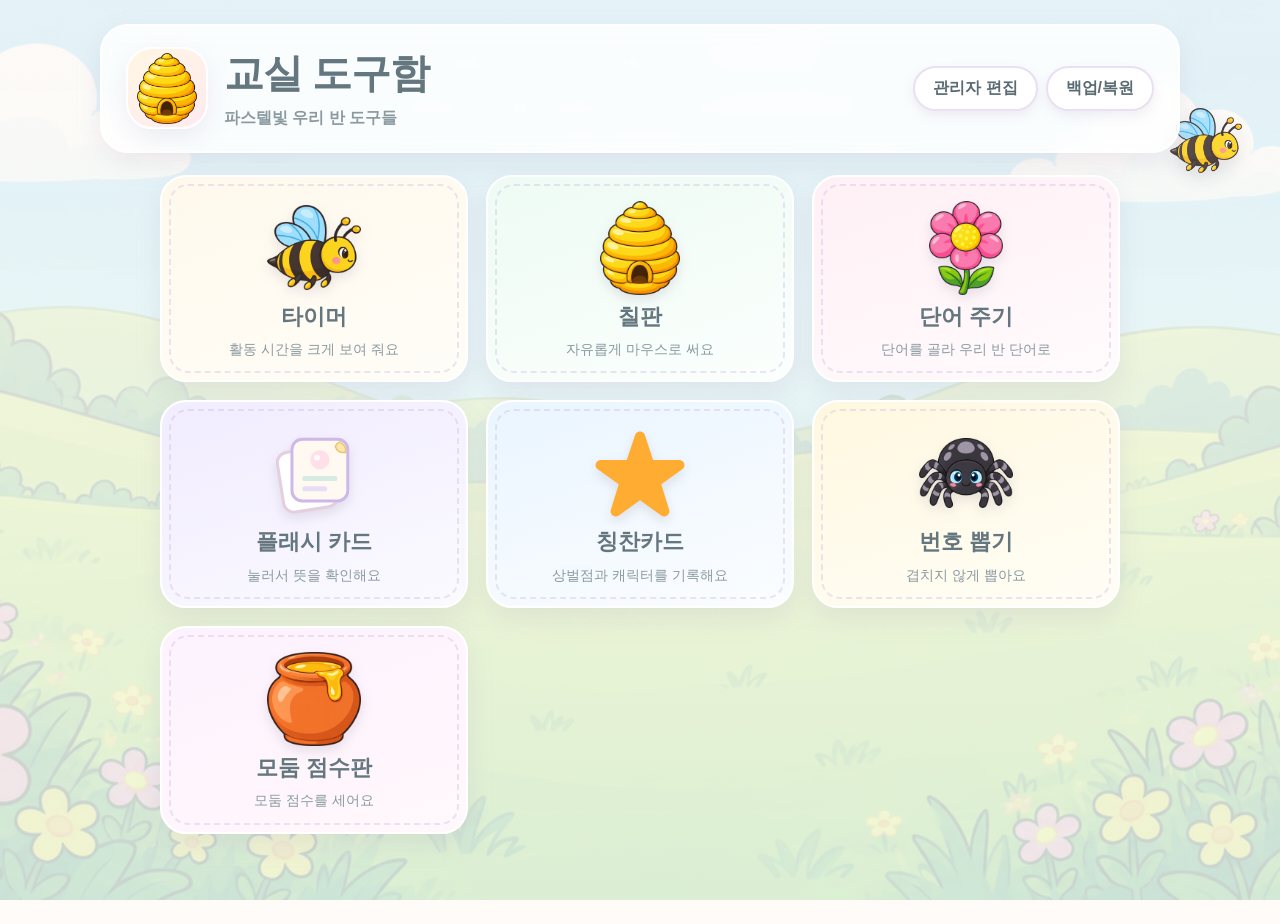
<file: index.html>
<!doctype html>
<html lang="ko">
<head>
<meta charset="utf-8">
<meta name="viewport" content="width=device-width,initial-scale=1">
<title>교실 도구함</title>
<link rel="stylesheet" href="pastel.css">
</head>
<body>
<img class="flying" src="assets/bee.png" alt="" aria-hidden="true">

<header class="site-head">
  <div class="badge"><img src="assets/hive.png" alt=""></div>
  <div class="site-title">
    <h1>교실 도구함</h1>
    <p>파스텔빛 우리 반 도구들</p>
  </div>
  <div class="head-actions">
    <button class="admin-btn" id="adminBtn" type="button">관리자 편집</button>
    <button id="backupBtn" type="button">백업/복원</button>
  </div>
</header>

<main>
  <div class="grid">
    <a class="card" href="timer.html">
      <img class="icon" src="assets/bee.png" alt="">
      <b>타이머</b>
      <span>활동 시간을 크게 보여 줘요</span>
    </a>
    <a class="card" href="board.html">
      <img class="icon" src="assets/hive.png" alt="">
      <b>칠판</b>
      <span>자유롭게 마우스로 써요</span>
    </a>
    <a class="card" href="words.html">
      <img class="icon" src="assets/flower.png" alt="">
      <b>단어 주기</b>
      <span>단어를 골라 우리 반 단어로</span>
    </a>
    <a class="card" href="flashcard.html">
      <img class="icon" src="assets/flashcard.svg" alt="">
      <b>플래시 카드</b>
      <span>눌러서 뜻을 확인해요</span>
    </a>
    <a class="card" href="praise.html">
      <img class="icon" src="assets/badges/star.svg" alt="">
      <b>칭찬카드</b>
      <span>상벌점과 캐릭터를 기록해요</span>
    </a>
    <a class="card" href="picker.html">
      <img class="icon" src="assets/spider.png" alt="">
      <b>번호 뽑기</b>
      <span>겹치지 않게 뽑아요</span>
    </a>
    <a class="card" href="score.html">
      <img class="icon" src="assets/honey.png" alt="">
      <b>모둠 점수판</b>
      <span>모둠 점수를 세어요</span>
    </a>
  </div>
</main>

<div class="modal" id="adminModal" hidden>
  <div class="modal-box" role="dialog" aria-modal="true" aria-labelledby="adminHead">
    <h2 id="adminHead">관리자 편집</h2>
    <label class="field">사이트 제목
      <input id="editTitle" maxlength="40">
    </label>
    <label class="field">소개 문구
      <input id="editSub" maxlength="80">
    </label>
    <div id="editCards"></div>
    <div class="row modal-actions">
      <button class="main" id="saveSite" type="button">저장</button>
      <button id="resetSite" type="button">기본값</button>
      <button id="changePin" type="button">PIN 변경</button>
      <button id="closeAdmin" type="button">닫기</button>
    </div>
    <p class="modal-hint">수정 내용은 이 브라우저에만 저장됩니다.</p>
  </div>
</div>

<div class="modal" id="pinModal" hidden>
  <div class="modal-box" role="dialog" aria-modal="true" aria-labelledby="pinHead">
    <h2 id="pinHead">교사 인증</h2>
    <p id="pinMsg" class="backup-info"></p>
    <label class="field" id="pinCurrentWrap">교사 PIN
      <input id="pinCurrent" type="password" inputmode="numeric" autocomplete="current-password" maxlength="12">
    </label>
    <label class="field" id="pinNewWrap" hidden>새 PIN
      <input id="pinNew" type="password" inputmode="numeric" autocomplete="new-password" maxlength="12">
    </label>
    <label class="field" id="pinConfirmWrap" hidden>새 PIN 확인
      <input id="pinConfirm" type="password" inputmode="numeric" autocomplete="new-password" maxlength="12">
    </label>
    <p id="pinError" class="pin-error" role="alert"></p>
    <div class="row modal-actions">
      <button class="main" id="pinSubmit" type="button">확인</button>
      <button id="closePin" type="button">닫기</button>
    </div>
  </div>
</div>

<div class="modal" id="backupModal" hidden>
  <div class="modal-box" role="dialog" aria-modal="true" aria-labelledby="backupHead">
    <h2 id="backupHead">백업 / 복원</h2>
    <p class="backup-info">관리자 편집 내용, 교사 PIN 설정, 칭찬카드 점수와 캐릭터, 단어 목록, 모둠 점수를 한 파일로 저장하고 다른 컴퓨터에서 불러올 수 있어요.</p>
    <p class="modal-hint" style="text-align:left">불러오면 이 브라우저의 기록이 백업 파일 내용으로 바뀝니다.</p>
    <div class="row modal-actions">
      <button class="main" id="exportBtn" type="button">백업 파일 내려받기</button>
      <button id="importBtn" type="button">백업 파일 불러오기</button>
      <button id="closeBackup" type="button">닫기</button>
    </div>
    <p id="backupStatus" class="backup-status" role="status"></p>
    <input type="file" id="backupFile" accept="application/json,.json" hidden>
  </div>
</div>

<script>
(function () {
  const KEY = 'class-tools-site-v1';
  const titleEl = document.querySelector('.site-head h1');
  const subEl = document.querySelector('.site-head p');
  const cards = Array.from(document.querySelectorAll('.card'));
  const modal = document.getElementById('adminModal');
  const editCards = document.getElementById('editCards');

  const DEFAULT = {
    title: titleEl.textContent,
    sub: subEl.textContent,
    cards: cards.map(c => ({
      t: c.querySelector('b').textContent,
      d: c.querySelector('span').textContent
    }))
  };

  function applySite(site) {
    if (site.title) titleEl.textContent = site.title;
    if (site.sub) subEl.textContent = site.sub;
    if (Array.isArray(site.cards)) {
      cards.forEach((c, i) => {
        const item = site.cards[i];
        if (!item) return;
        if (item.t) c.querySelector('b').textContent = item.t;
        if (item.d) c.querySelector('span').textContent = item.d;
      });
    }
  }

  function currentSite() {
    return {
      title: titleEl.textContent,
      sub: subEl.textContent,
      cards: cards.map(c => ({
        t: c.querySelector('b').textContent,
        d: c.querySelector('span').textContent
      }))
    };
  }

  function buildFields(site) {
    editCards.innerHTML = '';
    site.cards.forEach((item, i) => {
      const wrap = document.createElement('div');
      wrap.className = 'edit-card';

      const head = document.createElement('b');
      head.textContent = (i + 1) + '번 카드';

      const titleLabel = document.createElement('label');
      titleLabel.className = 'field';
      titleLabel.textContent = '제목';
      const titleInput = document.createElement('input');
      titleInput.value = item.t;
      titleInput.maxLength = 30;
      titleInput.dataset.i = i;
      titleInput.dataset.f = 't';
      titleLabel.append(titleInput);

      const descLabel = document.createElement('label');
      descLabel.className = 'field';
      descLabel.textContent = '내용';
      const descInput = document.createElement('input');
      descInput.value = item.d;
      descInput.maxLength = 60;
      descInput.dataset.i = i;
      descInput.dataset.f = 'd';
      descLabel.append(descInput);

      wrap.append(head, titleLabel, descLabel);
      editCards.append(wrap);
    });
  }

  function openAdmin() {
    const site = currentSite();
    document.getElementById('editTitle').value = site.title;
    document.getElementById('editSub').value = site.sub;
    buildFields(site);
    modal.hidden = false;
    document.getElementById('editTitle').focus();
  }

  function closeAdmin() {
    modal.hidden = true;
  }

  function saveSite() {
    const site = {
      title: document.getElementById('editTitle').value.trim() || DEFAULT.title,
      sub: document.getElementById('editSub').value.trim() || DEFAULT.sub,
      cards: cards.map((_, i) => ({ t: DEFAULT.cards[i].t, d: DEFAULT.cards[i].d }))
    };
    editCards.querySelectorAll('input').forEach(input => {
      const i = Number(input.dataset.i);
      site.cards[i][input.dataset.f] = input.value.trim() || site.cards[i][input.dataset.f];
    });
    applySite(site);
    try { localStorage.setItem(KEY, JSON.stringify(site)); } catch (e) {}
    closeAdmin();
  }

  document.getElementById('closeAdmin').onclick = closeAdmin;
  document.getElementById('saveSite').onclick = saveSite;
  document.getElementById('resetSite').onclick = () => {
    try { localStorage.removeItem(KEY); } catch (e) {}
    applySite(DEFAULT);
    closeAdmin();
  };
  modal.addEventListener('click', e => { if (e.target === modal) closeAdmin(); });
  document.addEventListener('keydown', e => {
    if (e.key === 'Escape' && !modal.hidden) closeAdmin();
  });

  const TEACHER_KEY = 'class-tools-teacher-v1';
  const pinModal = document.getElementById('pinModal');
  const pinMsg = document.getElementById('pinMsg');
  const pinError = document.getElementById('pinError');
  const pinCurrentWrap = document.getElementById('pinCurrentWrap');
  const pinNewWrap = document.getElementById('pinNewWrap');
  const pinConfirmWrap = document.getElementById('pinConfirmWrap');
  const pinCurrent = document.getElementById('pinCurrent');
  const pinNew = document.getElementById('pinNew');
  const pinConfirm = document.getElementById('pinConfirm');
  const pinSubmit = document.getElementById('pinSubmit');
  let pinMode = 'verify';

  function getTeacher() {
    try { return JSON.parse(localStorage.getItem(TEACHER_KEY)); } catch (e) { return null; }
  }
  function toB64(bytes) {
    return btoa(String.fromCharCode.apply(null, bytes));
  }
  function fromB64(s) {
    return Uint8Array.from(atob(s), c => c.charCodeAt(0));
  }
  async function hashPin(pin, salt, iter) {
    const key = await crypto.subtle.importKey('raw', new TextEncoder().encode(pin), 'PBKDF2', false, ['deriveBits']);
    const bits = await crypto.subtle.deriveBits({ name: 'PBKDF2', salt: fromB64(salt), iterations: iter, hash: 'SHA-256' }, key, 256);
    return toB64(new Uint8Array(bits));
  }
  async function savePin(pin) {
    const salt = new Uint8Array(16);
    crypto.getRandomValues(salt);
    const iter = 120000;
    const hash = await hashPin(pin, toB64(salt), iter);
    localStorage.setItem(TEACHER_KEY, JSON.stringify({ salt: toB64(salt), hash, iter }));
  }
  async function verifyPin(pin) {
    const t = getTeacher();
    if (!t) return false;
    return await hashPin(pin, t.salt, t.iter) === t.hash;
  }

  function openPin(mode) {
    pinMode = mode;
    pinError.textContent = '';
    pinCurrent.value = '';
    pinNew.value = '';
    pinConfirm.value = '';
    const needCurrent = mode !== 'set';
    const needNew = mode !== 'verify';
    pinCurrentWrap.hidden = !needCurrent;
    pinNewWrap.hidden = !needNew;
    pinConfirmWrap.hidden = !needNew;
    document.getElementById('pinHead').textContent = mode === 'set' ? '교사 PIN 만들기' : '교사 인증';
    pinMsg.textContent = mode === 'set'
      ? '처음 사용하는 교사 PIN을 만들어 주세요. 숫자 4자리 이상으로 정해 주세요.'
      : mode === 'change'
        ? '현재 PIN을 확인한 뒤 새 PIN으로 바꿀 수 있어요.'
        : '관리자 편집을 열려면 교사 PIN을 입력해 주세요.';
    pinSubmit.textContent = mode === 'set' ? '저장' : '확인';
    pinModal.hidden = false;
    (needCurrent ? pinCurrent : pinNew).focus();
  }

  function closePin() {
    pinModal.hidden = true;
  }

  async function submitPin() {
    pinError.textContent = '';
    const current = pinCurrent.value.trim();
    const next = pinNew.value.trim();
    const confirm = pinConfirm.value.trim();
    try {
      if (pinMode !== 'set') {
        const ok = await verifyPin(current);
        if (!ok) {
          pinError.textContent = 'PIN이 맞지 않아요.';
          pinCurrent.select();
          return;
        }
      }
      if (pinMode !== 'verify') {
        if (!/^\d{4,12}$/.test(next)) {
          pinError.textContent = '숫자 4~12자리로 정해 주세요.';
          pinNew.focus();
          return;
        }
        if (next !== confirm) {
          pinError.textContent = '새 PIN이 서로 달라요.';
          pinConfirm.focus();
          return;
        }
        await savePin(next);
      }
      closePin();
      if (pinMode !== 'change') openAdmin();
    } catch (e) {
      pinError.textContent = '이 브라우저에서는 교사 인증을 사용할 수 없어요.';
    }
  }

  pinSubmit.onclick = submitPin;
  document.getElementById('closePin').onclick = closePin;
  document.getElementById('changePin').onclick = () => openPin('change');
  pinModal.addEventListener('click', e => { if (e.target === pinModal) closePin(); });
  pinModal.addEventListener('keydown', e => {
    if (e.key === 'Enter' && e.target.tagName === 'INPUT') {
      e.preventDefault();
      submitPin();
    }
  });
  document.getElementById('adminBtn').onclick = () => {
    if (getTeacher()) openPin('verify');
    else openPin('set');
  };

  const BACKUP_KEYS = [
    'class-tools-teacher-v1',
    'class-tools-site-v1',
    'class-tools-praise-v1',
    'class-tools-words',
    'class-tools-score'
  ];
  const backupModal = document.getElementById('backupModal');
  const backupFile = document.getElementById('backupFile');
  const backupStatus = document.getElementById('backupStatus');

  function closeBackup() {
    backupModal.hidden = true;
  }

  document.getElementById('backupBtn').onclick = () => {
    backupStatus.textContent = '';
    backupModal.hidden = false;
  };
  document.getElementById('closeBackup').onclick = closeBackup;
  backupModal.addEventListener('click', e => {
    if (e.target === backupModal) closeBackup();
  });
  document.addEventListener('keydown', e => {
    if (e.key === 'Escape' && !backupModal.hidden) closeBackup();
  });

  document.getElementById('exportBtn').onclick = () => {
    const data = {};
    BACKUP_KEYS.forEach(k => {
      const v = localStorage.getItem(k);
      if (v !== null) data[k] = v;
    });
    const payload = { app: 'class-tools', version: 1, exportedAt: new Date().toISOString(), data };
    const blob = new Blob([JSON.stringify(payload, null, 2)], { type: 'application/json' });
    const url = URL.createObjectURL(blob);
    const a = document.createElement('a');
    const d = new Date();
    const stamp = d.getFullYear() + '-' + String(d.getMonth() + 1).padStart(2, '0') + '-' + String(d.getDate()).padStart(2, '0');
    a.href = url;
    a.download = 'class-tools-backup-' + stamp + '.json';
    document.body.append(a);
    a.click();
    a.remove();
    setTimeout(() => URL.revokeObjectURL(url), 1000);
    backupStatus.textContent = '백업 파일을 내려받았어요.';
  };

  document.getElementById('importBtn').onclick = () => backupFile.click();
  backupFile.onchange = async () => {
    const file = backupFile.files && backupFile.files[0];
    if (!file) return;
    try {
      const payload = JSON.parse(await file.text());
      if (!payload || payload.app !== 'class-tools' || !payload.data || typeof payload.data !== 'object') {
        throw new Error('bad backup');
      }
      BACKUP_KEYS.forEach(k => {
        const v = payload.data[k];
        if (typeof v === 'string') localStorage.setItem(k, v);
      });
      backupStatus.textContent = '복원 완료! 페이지를 새로 고칩니다.';
      setTimeout(() => location.reload(), 700);
    } catch (e) {
      backupStatus.textContent = '올바른 백업 파일이 아니에요.';
    }
    backupFile.value = '';
  };

  try {
    const saved = JSON.parse(localStorage.getItem(KEY));
    if (saved) applySite(saved);
  } catch (e) {}
})();
</script>
</body>
</html>
</file>
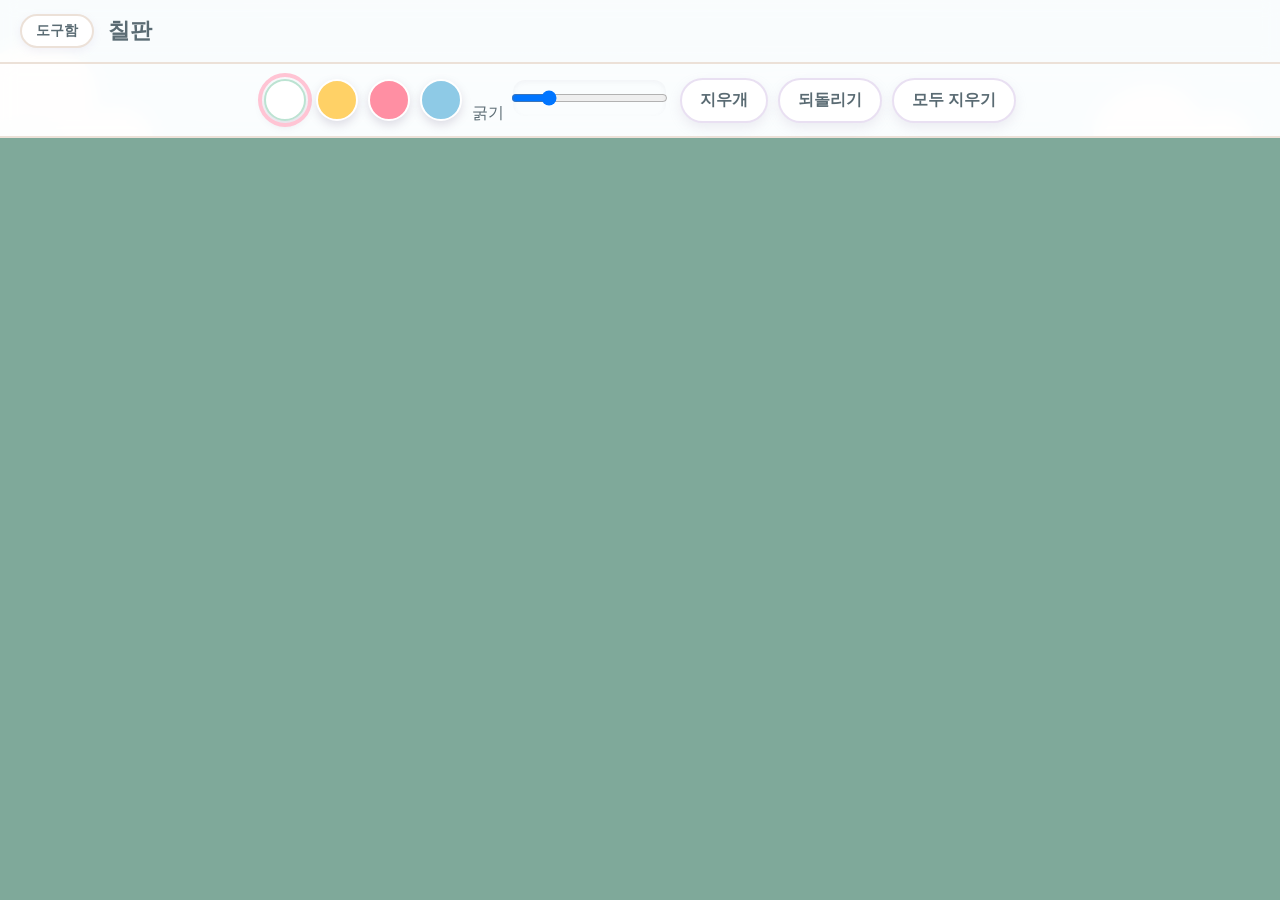
<file: board.html>
<!doctype html>
<html lang="ko">
<head>
<meta charset="utf-8">
<meta name="viewport" content="width=device-width,initial-scale=1">
<title>칠판</title>
<style>
*{box-sizing:border-box}body{margin:0;font-family:"Malgun Gothic","Apple SD Gothic Neo",sans-serif;background:#f6f3ea;color:#23302b}header{display:flex;align-items:center;gap:14px;padding:14px 20px;background:#23302b;color:#fff}header a{color:#fff;text-decoration:none;font-size:15px;border:1px solid #fff8;border-radius:8px;padding:6px 10px}h1{font-size:22px;margin:0}main{max-width:1000px;margin:0 auto;padding:20px}button,input,select,textarea{font:inherit}button{border:0;border-radius:10px;padding:12px 18px;background:#fff;color:#23302b;box-shadow:inset 0 0 0 2px #23302b;cursor:pointer;font-weight:700}button.main{background:#e4572e;color:#fff;box-shadow:none}button:disabled{opacity:.4;cursor:default}input,textarea{border:2px solid #23302b;border-radius:10px;padding:10px;background:#fff}.row{display:flex;flex-wrap:wrap;gap:10px;align-items:center}
html,body{height:100%}body{display:flex;flex-direction:column}.tools{padding:10px 14px;background:#fff}button.on{background:#23302b;color:#fff}.c{width:42px;height:42px;padding:0;border-radius:50%}.c.on{outline:4px solid #e4572e}canvas{flex:1;min-height:0;width:100%;touch-action:none;display:block;cursor:crosshair}
</style>
<link rel="stylesheet" href="pastel.css">
</head>
<body class="board-page">
<header><a href="index.html">도구함</a><h1>칠판</h1></header>
<div class="tools row"><button class="c on" data-c="#ffffff" style="background:#fff" aria-label="흰색"></button><button class="c" data-c="#ffd166" style="background:#ffd166" aria-label="노란색"></button><button class="c" data-c="#ff8fa3" style="background:#ff8fa3" aria-label="분홍색"></button><button class="c" data-c="#8ecae6" style="background:#8ecae6" aria-label="파란색"></button><label>굵기 <input id="w" type="range" min="2" max="30" value="6"></label><button id="er">지우개</button><button id="undo">되돌리기</button><button id="clear">모두 지우기</button></div>
<canvas id="b"></canvas>
<script>
const cv = document.getElementById('b'), x = cv.getContext('2d'), BG = '#7fa99a';
let strokes = [], cur = null, color = '#ffffff', eraser = false;
function line(s) {
  x.strokeStyle = s.c; x.lineWidth = s.w; x.lineCap = x.lineJoin = 'round';
  x.beginPath();
  s.p.forEach((q, i) => i ? x.lineTo(q[0], q[1]) : x.moveTo(q[0], q[1]));
  if (s.p.length === 1) x.lineTo(s.p[0][0] + .01, s.p[0][1]);
  x.stroke();
}
function draw() {
  x.setTransform(devicePixelRatio, 0, 0, devicePixelRatio, 0, 0);
  x.fillStyle = BG; x.fillRect(0, 0, cv.clientWidth, cv.clientHeight);
  strokes.forEach(line);
}
function size() { cv.width = cv.clientWidth * devicePixelRatio; cv.height = cv.clientHeight * devicePixelRatio; draw(); }
const pos = e => { const r = cv.getBoundingClientRect(); return [e.clientX - r.left, e.clientY - r.top]; };
cv.onpointerdown = e => {
  cv.setPointerCapture(e.pointerId);
  const w = +document.getElementById('w').value;
  cur = { c: eraser ? BG : color, w: eraser ? w * 4 : w, p: [pos(e)] };
  strokes.push(cur); draw();
};
cv.onpointermove = e => { if (cur) { cur.p.push(pos(e)); draw(); } };
cv.onpointerup = cv.onpointercancel = () => cur = null;
document.querySelectorAll('.c').forEach(b => b.onclick = () => {
  color = b.dataset.c; eraser = false;
  document.getElementById('er').classList.remove('on');
  document.querySelectorAll('.c').forEach(o => o.classList.toggle('on', o === b));
});
document.getElementById('er').onclick = e => { eraser = !eraser; e.target.classList.toggle('on', eraser); };
document.getElementById('undo').onclick = () => { strokes.pop(); draw(); };
document.getElementById('clear').onclick = () => { strokes = []; draw(); };
addEventListener('resize', size);
size();
</script>
</body>
</html>
</file>
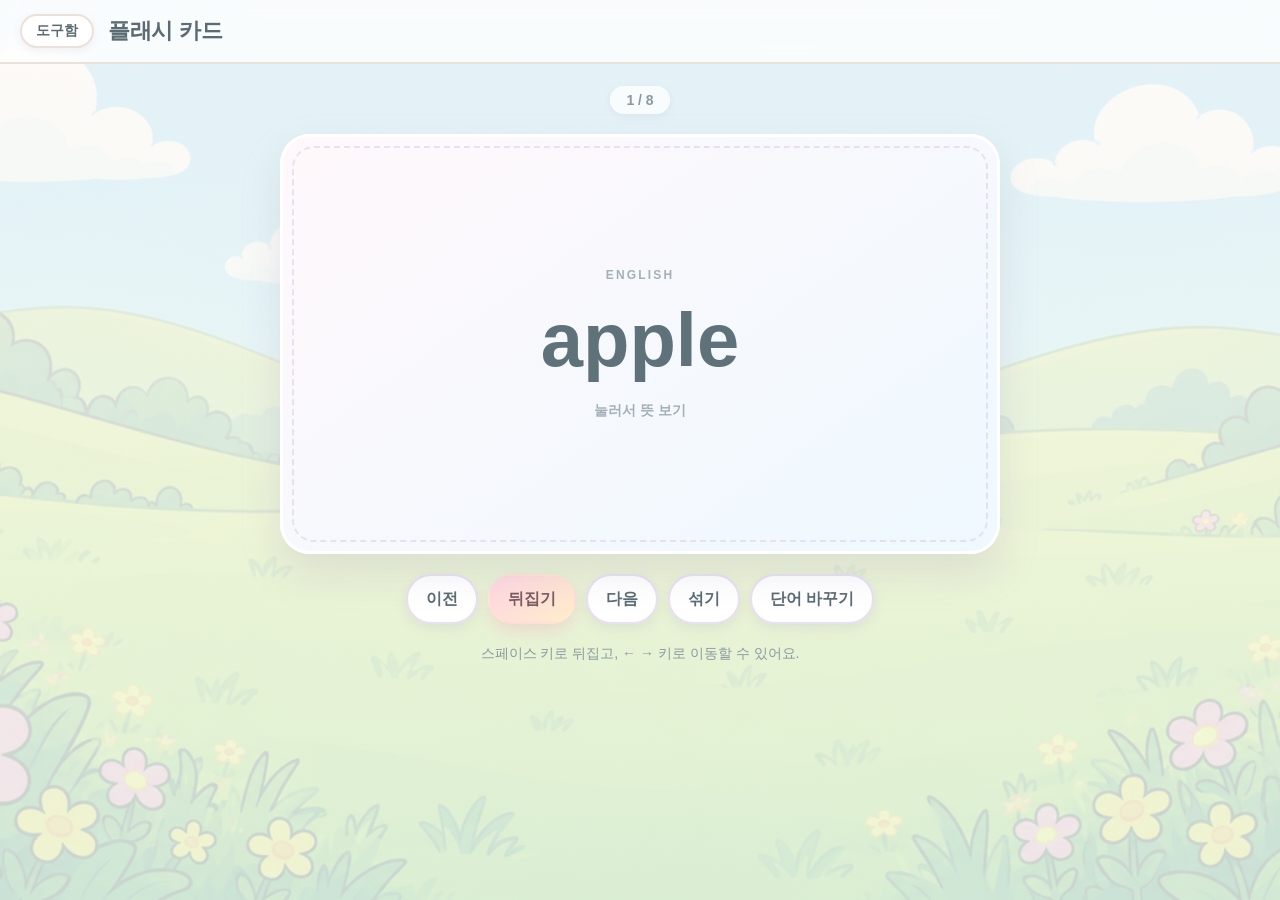
<file: flashcard.html>
<!doctype html>
<html lang="ko">
<head>
<meta charset="utf-8">
<meta name="viewport" content="width=device-width,initial-scale=1">
<title>플래시 카드</title>
<link rel="stylesheet" href="pastel.css">
</head>
<body>
<header><a href="index.html">도구함</a><h1>플래시 카드</h1></header>
<main>
<div class="fc-wrap">
  <div class="fc-progress" id="progress" aria-live="polite">0 / 0</div>
  <div class="flash" id="flash" role="button" tabindex="0" aria-label="카드를 눌러 뜻을 확인해요">
    <div class="inner">
      <div class="face front">
        <span class="tag">ENGLISH</span>
        <div class="word" id="front">단어를 불러오는 중…</div>
        <div class="hint">눌러서 뜻 보기</div>
      </div>
      <div class="face back">
        <span class="tag">뜻</span>
        <div class="word" id="back"></div>
        <div class="hint">다시 눌러 단어 보기</div>
      </div>
    </div>
  </div>
  <p class="row fc-bar"><button id="prev">이전</button><button class="main" id="flip">뒤집기</button><button id="next">다음</button><button id="shuffle">섞기</button><a href="words.html"><button type="button">단어 바꾸기</button></a></p>
  <p style="color:#8a9aa0;font-size:14px">스페이스 키로 뒤집고, ← → 키로 이동할 수 있어요.</p>
</div>
</main>
<script>
const $ = i => document.getElementById(i), KEY = 'class-tools-words';
const SAMPLE = 'apple 사과\nschool 학교\nfriend 친구\nbook 책\nwater 물\nhappy 행복한\nrun 달리다\nthank you 고맙습니다';
let items = [], order = [], pos = 0, flipped = false;

function load() { try { return localStorage.getItem(KEY) || SAMPLE; } catch (e) { return SAMPLE; } }
function parse(t) {
  return t.split('\n').map(l => l.trim()).filter(Boolean).map(l => {
    const m = l.match(/^([\x20-\x7e]+?)\s+([^\x20-\x7e].*)$/);
    return m ? { en: m[1], ko: m[2] } : { en: l, ko: '' };
  });
}

function render() {
  const card = $('flash');
  card.classList.remove('flipped');
  flipped = false;
  if (!items.length) {
    $('front').textContent = '단어가 없어요';
    $('back').textContent = '단어 바꾸기에서 추가해 주세요';
    $('progress').textContent = '0 / 0';
    return;
  }
  const it = items[order[pos]];
  $('front').textContent = it.en;
  $('back').textContent = it.ko || '뜻이 없어요';
  $('progress').textContent = (pos + 1) + ' / ' + items.length;
}

function flip() {
  if (!items.length) return;
  flipped = !flipped;
  $('flash').classList.toggle('flipped', flipped);
}

function go(step) {
  if (!items.length) return;
  pos = (pos + step + items.length) % items.length;
  render();
}

function shuffle() {
  for (let i = order.length - 1; i > 0; i--) {
    const j = Math.floor(Math.random() * (i + 1));
    [order[i], order[j]] = [order[j], order[i]];
  }
  pos = 0;
  render();
}

$('flash').onclick = flip;
$('flip').onclick = flip;
$('prev').onclick = () => go(-1);
$('next').onclick = () => go(1);
$('shuffle').onclick = shuffle;

document.addEventListener('keydown', e => {
  if (e.key === ' ' || e.key === 'Enter') { e.preventDefault(); flip(); }
  else if (e.key === 'ArrowLeft') { e.preventDefault(); go(-1); }
  else if (e.key === 'ArrowRight') { e.preventDefault(); go(1); }
});

items = parse(load());
order = items.map((_, i) => i);
render();
</script>
</body>
</html>
</file>
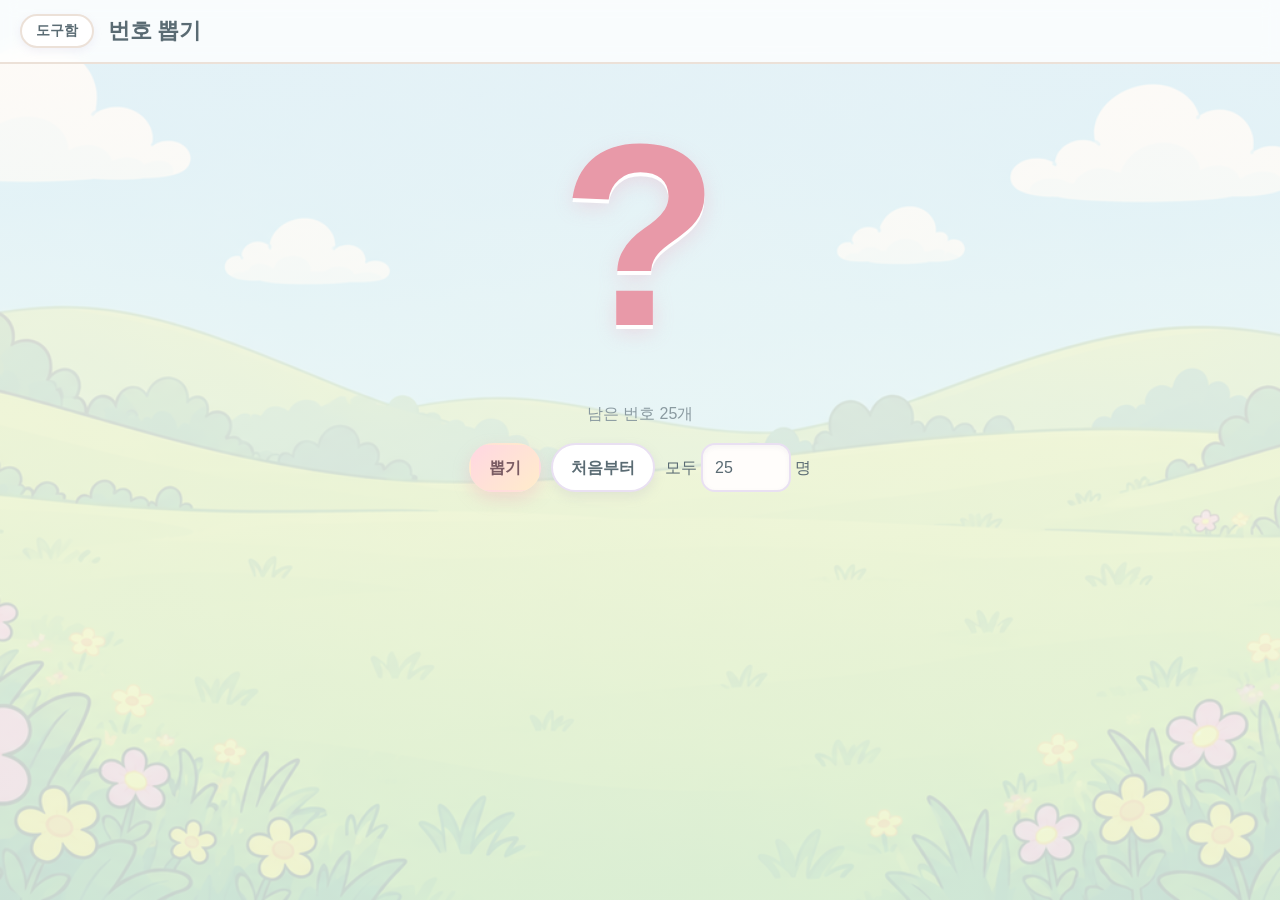
<file: picker.html>
<!doctype html>
<html lang="ko">
<head>
<meta charset="utf-8">
<meta name="viewport" content="width=device-width,initial-scale=1">
<title>번호 뽑기</title>
<style>
*{box-sizing:border-box}body{margin:0;font-family:"Malgun Gothic","Apple SD Gothic Neo",sans-serif;background:#f6f3ea;color:#23302b}header{display:flex;align-items:center;gap:14px;padding:14px 20px;background:#23302b;color:#fff}header a{color:#fff;text-decoration:none;font-size:15px;border:1px solid #fff8;border-radius:8px;padding:6px 10px}h1{font-size:22px;margin:0}main{max-width:1000px;margin:0 auto;padding:20px}button,input,select,textarea{font:inherit}button{border:0;border-radius:10px;padding:12px 18px;background:#fff;color:#23302b;box-shadow:inset 0 0 0 2px #23302b;cursor:pointer;font-weight:700}button.main{background:#e4572e;color:#fff;box-shadow:none}button:disabled{opacity:.4;cursor:default}input,textarea{border:2px solid #23302b;border-radius:10px;padding:10px;background:#fff}.row{display:flex;flex-wrap:wrap;gap:10px;align-items:center}
#n{font-size:min(36vw,260px);font-weight:800;text-align:center;line-height:1.15;color:#e4572e;font-variant-numeric:tabular-nums}.row{justify-content:center}#count{width:90px}#used{text-align:center;font-size:20px;min-height:30px}#left{text-align:center}
</style>
<link rel="stylesheet" href="pastel.css">
</head>
<body>
<header><a href="index.html">도구함</a><h1>번호 뽑기</h1></header>
<main>
<div id="n" aria-live="polite">?</div>
<p id="left"></p>
<p class="row"><button class="main" id="go">뽑기</button><button id="reset">처음부터</button><label>모두 <input id="count" type="number" min="2" max="60" value="25"> 명</label></p>
<p id="used"></p>
</main>
<script>
const $ = i => document.getElementById(i);
let pool = [], used = [], busy = false;
function reset() {
  const c = Math.max(2, Math.min(60, +$('count').value || 2));
  $('count').value = c;
  pool = Array.from({ length: c }, (_, i) => i + 1); used = [];
  $('n').textContent = '?'; show();
}
function show() {
  $('used').textContent = used.length ? '뽑힌 번호: ' + used.join(', ') : '';
  $('left').textContent = '남은 번호 ' + pool.length + '개';
  $('go').disabled = busy || !pool.length;
  $('go').textContent = pool.length ? '뽑기' : '다 뽑았어요';
}
$('go').onclick = () => {
  if (busy || !pool.length) return;
  busy = true; show();
  let t = 0;
  const r = setInterval(() => {
    $('n').textContent = pool[Math.floor(Math.random() * pool.length)];
    if (++t >= 14) {
      clearInterval(r);
      const v = pool.splice(Math.floor(Math.random() * pool.length), 1)[0];
      used.push(v); $('n').textContent = v; busy = false; show();
    }
  }, 60);
};
$('reset').onclick = () => { if (!busy) reset(); };
$('count').onchange = () => { if (!busy) reset(); };
reset();
</script>
</body>
</html>
</file>
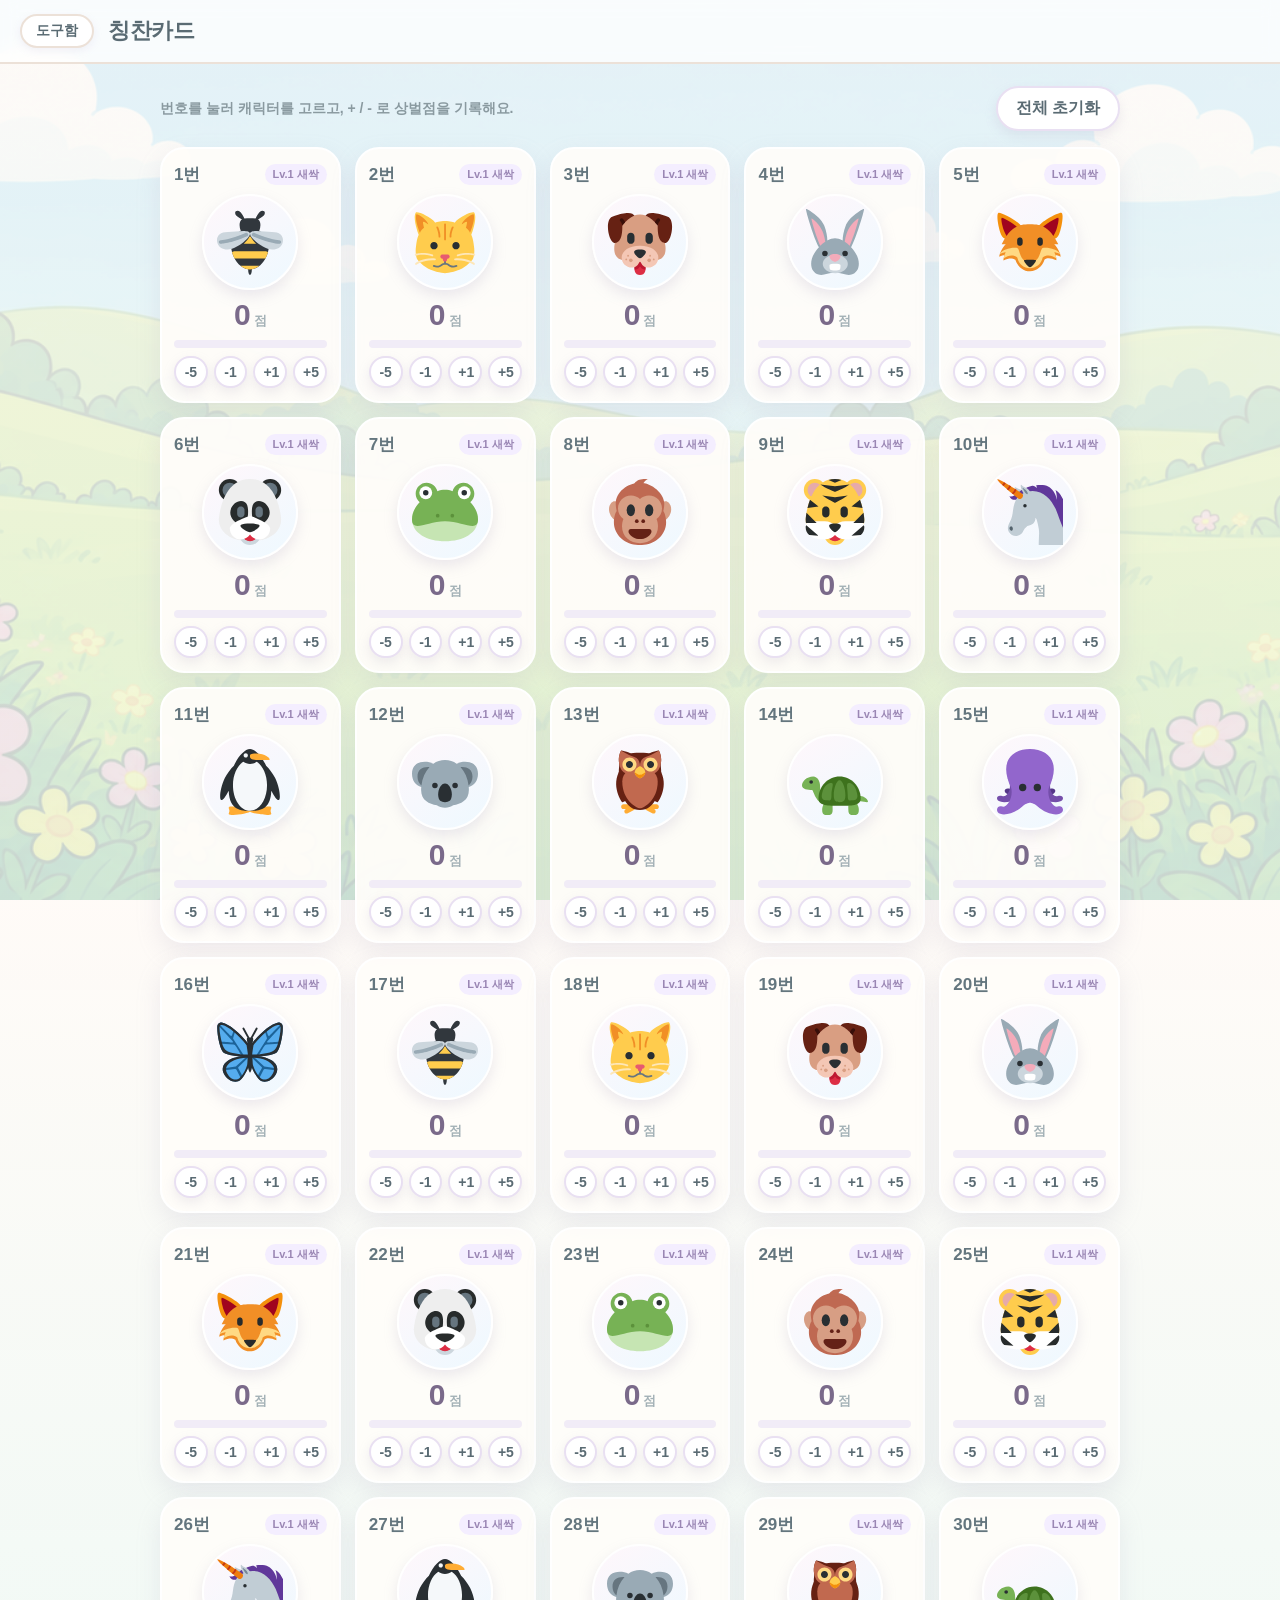
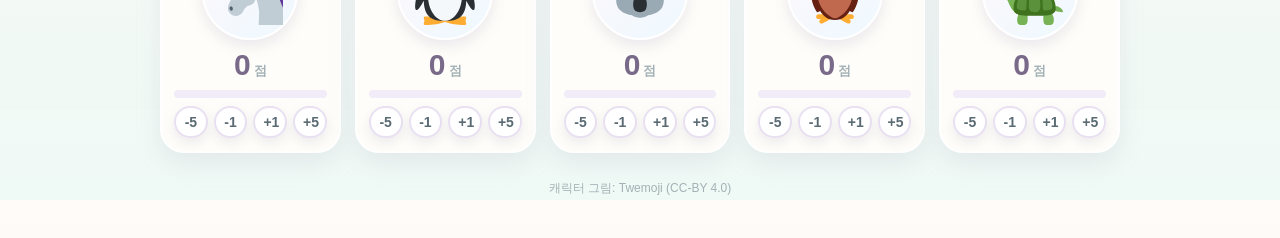
<file: praise.html>
<!doctype html>
<html lang="ko">
<head>
<meta charset="utf-8">
<meta name="viewport" content="width=device-width,initial-scale=1">
<title>칭찬카드</title>
<link rel="stylesheet" href="pastel.css">
</head>
<body>
<header><a href="index.html">도구함</a><h1>칭찬카드</h1></header>
<main>
  <div class="praise-toolbar row">
    <p class="hint">번호를 눌러 캐릭터를 고르고, + / - 로 상벌점을 기록해요.</p>
    <button id="resetAll" type="button">전체 초기화</button>
  </div>
  <div id="praiseGrid" class="praise-grid" aria-live="polite"></div>
  <p class="credit">캐릭터 그림: Twemoji (CC-BY 4.0)</p>
</main>

<div class="modal" id="charModal" hidden>
  <div class="modal-box" role="dialog" aria-modal="true" aria-labelledby="charHead">
    <h2 id="charHead">캐릭터 고르기</h2>
    <p id="charWho" style="margin:0;color:#8a9aa0;font-weight:700"></p>
    <div id="charChoices" class="char-grid"></div>
    <div class="row modal-actions">
      <button id="closeChar" type="button">닫기</button>
    </div>
  </div>
</div>

<script>
const $ = s => document.querySelector(s);
const KEY = 'class-tools-praise-v1';
const MAX = 999;
const CHARS = [
  { k: 'bee', n: '꿀벌' },
  { k: 'cat', n: '고양이' },
  { k: 'dog', n: '강아지' },
  { k: 'rabbit', n: '토끼' },
  { k: 'fox', n: '여우' },
  { k: 'panda', n: '판다' },
  { k: 'frog', n: '개구리' },
  { k: 'monkey', n: '원숭이' },
  { k: 'tiger', n: '호랑이' },
  { k: 'unicorn', n: '유니콘' },
  { k: 'penguin', n: '펭귄' },
  { k: 'koala', n: '코알라' },
  { k: 'owl', n: '부엉이' },
  { k: 'turtle', n: '거북이' },
  { k: 'octopus', n: '문어' },
  { k: 'butterfly', n: '나비' }
];
const LEVELS = [
  { min: 0, name: '새싹' },
  { min: 10, name: '별빛' },
  { min: 25, name: '무지개' },
  { min: 50, name: '왕관' },
  { min: 100, name: '반짝반짝' }
];

let data = load();
let pickIndex = 0;

function clamp(n) {
  n = Math.round(Number(n));
  return Number.isFinite(n) ? Math.max(0, Math.min(MAX, n)) : 0;
}

function load() {
  try {
    const raw = JSON.parse(localStorage.getItem(KEY));
    if (Array.isArray(raw) && raw.length === 30) {
      return raw.map((x, i) => ({
        p: clamp(x && x.p),
        c: (x && CHARS.some(c => c.k === x.c)) ? x.c : CHARS[i % CHARS.length].k
      }));
    }
  } catch (e) {}
  return Array.from({ length: 30 }, (_, i) => ({ p: 0, c: CHARS[i % CHARS.length].k }));
}

function save() {
  try { localStorage.setItem(KEY, JSON.stringify(data)); } catch (e) {}
}

function levelInfo(p) {
  let idx = 0;
  LEVELS.forEach((l, i) => { if (p >= l.min) idx = i; });
  return { idx, name: LEVELS[idx].name, min: LEVELS[idx].min, next: LEVELS[idx + 1] || null };
}

function progress(p) {
  const lv = levelInfo(p);
  if (!lv.next) return 100;
  return Math.max(0, Math.min(100, ((p - lv.min) / (lv.next.min - lv.min)) * 100));
}

function render() {
  const grid = $('#praiseGrid');
  grid.innerHTML = '';
  data.forEach((d, i) => {
    const lv = levelInfo(d.p);
    const card = document.createElement('article');
    card.className = 'pcard';
    card.innerHTML =
      '<div class="phead"><span class="pnum">' + (i + 1) + '번</span>' +
      '<span class="plevel">Lv.' + (lv.idx + 1) + ' ' + lv.name + '</span></div>' +
      '<button class="pavatar" type="button" data-level="' + (lv.idx + 1) + '" data-pick="' + i + '" aria-label="' + (i + 1) + '번 캐릭터 고르기">' +
      '<img class="badge b-star" src="assets/badges/star.svg" alt="">' +
      '<img class="badge b-rainbow" src="assets/badges/rainbow.svg" alt="">' +
      '<img class="badge b-crown" src="assets/badges/crown.svg" alt="">' +
      '<img class="badge b-sparkles" src="assets/badges/sparkles.svg" alt="">' +
      '<img class="char" src="assets/characters/' + d.c + '.svg" alt="">' +
      '</button>' +
      '<div class="ppoints"><output>' + d.p + '</output><span>점</span></div>' +
      '<div class="pbar"><i style="width:' + progress(d.p) + '%"></i></div>' +
      '<div class="pbtns">' +
      '<button type="button" data-i="' + i + '" data-d="-5" aria-label="' + (i + 1) + '번 5점 빼기">-5</button>' +
      '<button type="button" data-i="' + i + '" data-d="-1" aria-label="' + (i + 1) + '번 1점 빼기">-1</button>' +
      '<button type="button" data-i="' + i + '" data-d="1" aria-label="' + (i + 1) + '번 1점 더하기">+1</button>' +
      '<button type="button" data-i="' + i + '" data-d="5" aria-label="' + (i + 1) + '번 5점 더하기">+5</button>' +
      '</div>';
    grid.append(card);
  });
}

$('#praiseGrid').addEventListener('click', e => {
  const pick = e.target.closest('[data-pick]');
  if (pick) { openPicker(Number(pick.dataset.pick)); return; }
  const btn = e.target.closest('[data-d]');
  if (btn) {
    const i = Number(btn.dataset.i);
    data[i].p = clamp(data[i].p + Number(btn.dataset.d));
    save();
    render();
  }
});

function openPicker(i) {
  pickIndex = i;
  $('#charWho').textContent = (i + 1) + '번 친구의 캐릭터를 골라 주세요.';
  const box = $('#charChoices');
  box.innerHTML = '';
  CHARS.forEach(c => {
    const b = document.createElement('button');
    b.type = 'button';
    b.className = 'char-choice' + (data[i].c === c.k ? ' on' : '');
    b.innerHTML = '<img src="assets/characters/' + c.k + '.svg" alt=""><span>' + c.n + '</span>';
    b.onclick = () => {
      data[i].c = c.k;
      save();
      render();
      closePicker();
    };
    box.append(b);
  });
  $('#charModal').hidden = false;
  $('#closeChar').focus();
}

function closePicker() {
  $('#charModal').hidden = true;
}

$('#closeChar').onclick = closePicker;
$('#charModal').addEventListener('click', e => {
  if (e.target.id === 'charModal') closePicker();
});
document.addEventListener('keydown', e => {
  if (e.key === 'Escape' && !$('#charModal').hidden) closePicker();
});

$('#resetAll').onclick = () => {
  if (!confirm('1번부터 30번까지 점수와 캐릭터를 모두 처음으로 돌릴까요?')) return;
  data = Array.from({ length: 30 }, (_, i) => ({ p: 0, c: CHARS[i % CHARS.length].k }));
  save();
  render();
};

render();
</script>
</body>
</html>
</file>
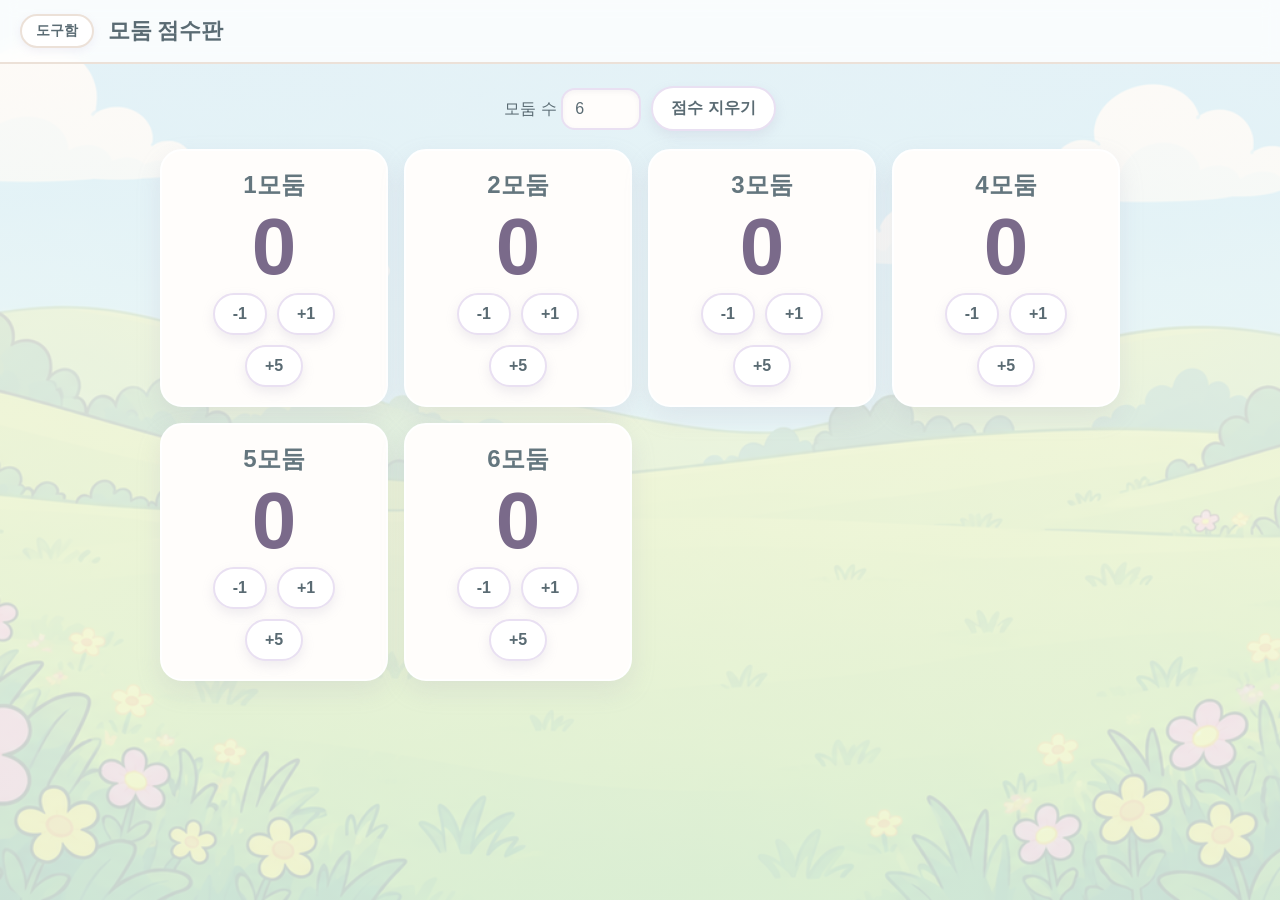
<file: score.html>
<!doctype html>
<html lang="ko">
<head>
<meta charset="utf-8">
<meta name="viewport" content="width=device-width,initial-scale=1">
<title>모둠 점수판</title>
<style>
*{box-sizing:border-box}body{margin:0;font-family:"Malgun Gothic","Apple SD Gothic Neo",sans-serif;background:#f6f3ea;color:#23302b}header{display:flex;align-items:center;gap:14px;padding:14px 20px;background:#23302b;color:#fff}header a{color:#fff;text-decoration:none;font-size:15px;border:1px solid #fff8;border-radius:8px;padding:6px 10px}h1{font-size:22px;margin:0}main{max-width:1000px;margin:0 auto;padding:20px}button,input,select,textarea{font:inherit}button{border:0;border-radius:10px;padding:12px 18px;background:#fff;color:#23302b;box-shadow:inset 0 0 0 2px #23302b;cursor:pointer;font-weight:700}button.main{background:#e4572e;color:#fff;box-shadow:none}button:disabled{opacity:.4;cursor:default}input,textarea{border:2px solid #23302b;border-radius:10px;padding:10px;background:#fff}.row{display:flex;flex-wrap:wrap;gap:10px;align-items:center}
#teams{display:grid;grid-template-columns:repeat(auto-fit,minmax(190px,1fr));gap:14px;margin-top:18px}.t{background:#fff;border-radius:16px;padding:18px;text-align:center;box-shadow:inset 0 0 0 2px #23302b}.t h2{margin:0;font-size:24px}.t output{display:block;font-size:80px;font-weight:800;font-variant-numeric:tabular-nums}.t.top{background:#ffd166}.t .row{justify-content:center}#c{width:80px}
</style>
<link rel="stylesheet" href="pastel.css">
</head>
<body>
<header><a href="index.html">도구함</a><h1>모둠 점수판</h1></header>
<main>
<div class="row"><label>모둠 수 <input id="c" type="number" min="2" max="12" value="6"></label><button id="zero">점수 지우기</button></div>
<div id="teams"></div>
</main>
<script>
const $ = i => document.getElementById(i), KEY = 'class-tools-score';
let s = [0, 0, 0, 0, 0, 0];
try { const o = JSON.parse(localStorage.getItem(KEY)); if (Array.isArray(o) && o.length >= 2) s = o.map(Number); } catch (e) {}
function save() { try { localStorage.setItem(KEY, JSON.stringify(s)); } catch (e) {} }
function render() {
  $('c').value = s.length;
  const top = Math.max(...s);
  $('teams').innerHTML = '';
  s.forEach((v, i) => {
    const d = document.createElement('div'); d.className = 't' + (v > 0 && v === top ? ' top' : '');
    const h = document.createElement('h2'); h.textContent = (i + 1) + '모둠';
    const o = document.createElement('output'); o.textContent = v;
    const r = document.createElement('div'); r.className = 'row';
    [['-1', -1], ['+1', 1], ['+5', 5]].forEach(([l, n]) => {
      const b = document.createElement('button'); b.textContent = l;
      b.setAttribute('aria-label', (i + 1) + '모둠 ' + l);
      b.onclick = () => { s[i] = Math.max(0, s[i] + n); save(); render(); };
      r.append(b);
    });
    d.append(h, o, r); $('teams').append(d);
  });
}
$('c').onchange = () => {
  const c = Math.max(2, Math.min(12, +$('c').value || 2));
  s = Array.from({ length: c }, (_, i) => s[i] || 0); save(); render();
};
$('zero').onclick = () => { s = s.map(() => 0); save(); render(); };
render();
</script>
</body>
</html>
</file>
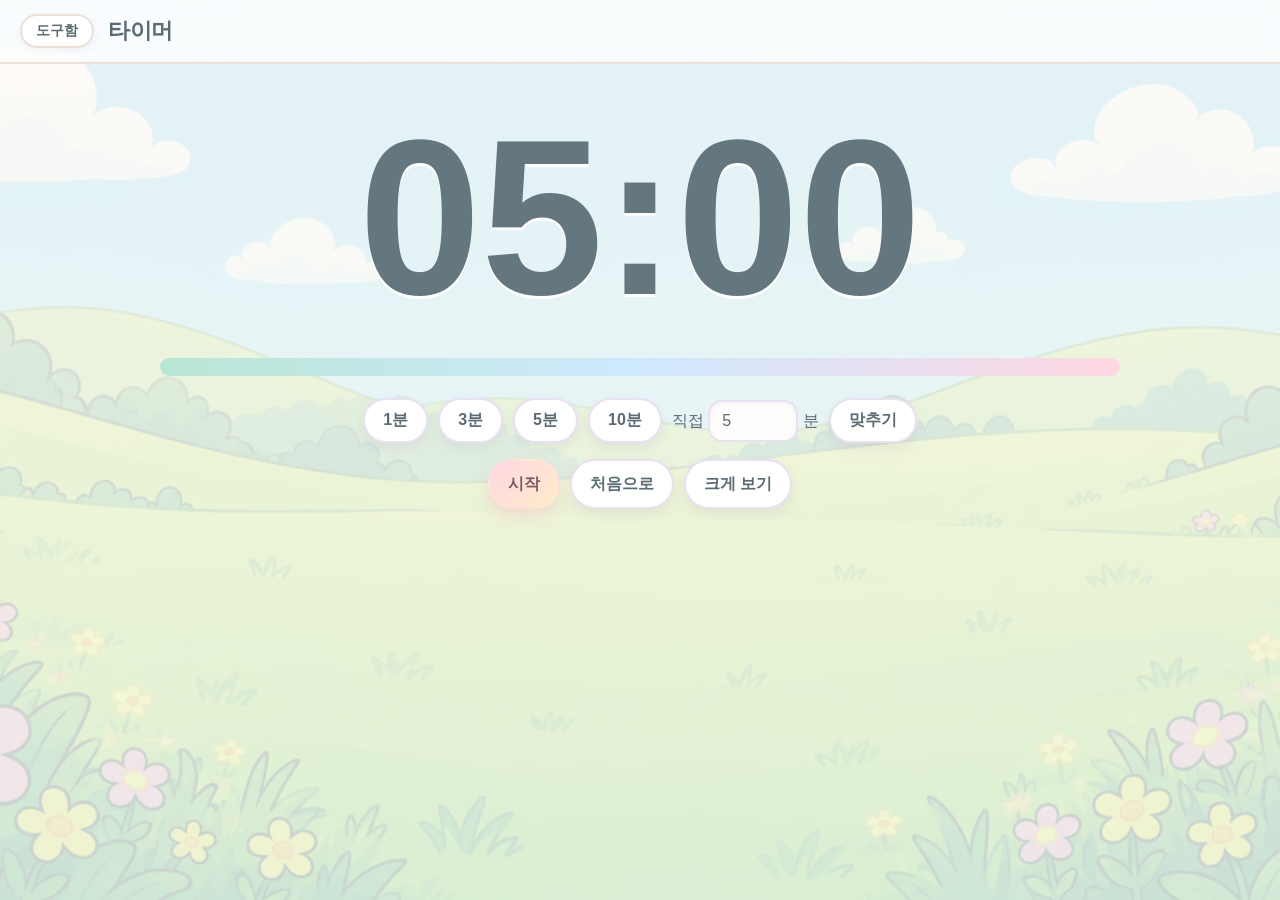
<file: timer.html>
<!doctype html>
<html lang="ko">
<head>
<meta charset="utf-8">
<meta name="viewport" content="width=device-width,initial-scale=1">
<title>타이머</title>
<style>
*{box-sizing:border-box}body{margin:0;font-family:"Malgun Gothic","Apple SD Gothic Neo",sans-serif;background:#f6f3ea;color:#23302b}header{display:flex;align-items:center;gap:14px;padding:14px 20px;background:#23302b;color:#fff}header a{color:#fff;text-decoration:none;font-size:15px;border:1px solid #fff8;border-radius:8px;padding:6px 10px}h1{font-size:22px;margin:0}main{max-width:1000px;margin:0 auto;padding:20px}button,input,select,textarea{font:inherit}button{border:0;border-radius:10px;padding:12px 18px;background:#fff;color:#23302b;box-shadow:inset 0 0 0 2px #23302b;cursor:pointer;font-weight:700}button.main{background:#e4572e;color:#fff;box-shadow:none}button:disabled{opacity:.4;cursor:default}input,textarea{border:2px solid #23302b;border-radius:10px;padding:10px;background:#fff}.row{display:flex;flex-wrap:wrap;gap:10px;align-items:center}
#time{font-size:min(28vw,220px);font-weight:800;text-align:center;font-variant-numeric:tabular-nums;line-height:1.2}#time.end{color:#e4572e}.bar{height:16px;background:#fff;border-radius:8px;box-shadow:inset 0 0 0 2px #23302b;overflow:hidden;margin:8px 0 20px}.bar i{display:block;height:100%;width:100%;background:#2a9d8f}.row{justify-content:center}#min{width:90px}
</style>
<link rel="stylesheet" href="pastel.css">
</head>
<body>
<header><a href="index.html">도구함</a><h1>타이머</h1></header>
<main>
<div id="time" role="timer">05:00</div>
<div class="bar"><i id="fill"></i></div>
<div class="row"><button data-m="1">1분</button><button data-m="3">3분</button><button data-m="5">5분</button><button data-m="10">10분</button><label>직접 <input id="min" type="number" min="1" max="180" value="5"> 분</label><button id="set">맞추기</button></div>
<p class="row"><button class="main" id="go">시작</button><button id="reset">처음으로</button><button id="full">크게 보기</button></p>
</main>
<script>
const $ = i => document.getElementById(i);
let total = 300, left = 300, endAt = 0, tick = null;
function show() {
  const s = Math.max(0, Math.ceil(left));
  $('time').textContent = String(Math.floor(s / 60)).padStart(2, '0') + ':' + String(s % 60).padStart(2, '0');
  $('fill').style.width = (total ? left / total * 100 : 0) + '%';
  $('time').classList.toggle('end', s === 0);
}
function stop() { clearInterval(tick); tick = null; $('go').textContent = '시작'; }
function setMinutes(m) { stop(); total = left = Math.max(1, Math.min(180, m || 1)) * 60; show(); }
function beep() {
  try {
    const a = new (window.AudioContext || window.webkitAudioContext)();
    [0, .4, .8].forEach(t => {
      const o = a.createOscillator(), g = a.createGain();
      o.frequency.value = 880; o.connect(g); g.connect(a.destination); g.gain.value = .25;
      o.start(a.currentTime + t); o.stop(a.currentTime + t + .25);
    });
  } catch (e) {}
}
function run() {
  left = (endAt - Date.now()) / 1000;
  if (left <= 0) { left = 0; stop(); beep(); }
  show();
}
$('go').onclick = () => {
  if (tick) { stop(); return; }
  if (left <= 0) left = total;
  endAt = Date.now() + left * 1000;
  tick = setInterval(run, 200);
  $('go').textContent = '잠깐 멈춤';
};
$('reset').onclick = () => { stop(); left = total; show(); };
document.querySelectorAll('[data-m]').forEach(b => b.onclick = () => setMinutes(+b.dataset.m));
$('set').onclick = () => setMinutes(+$('min').value);
$('full').onclick = () => {
  if (document.fullscreenElement) document.exitFullscreen();
  else if (document.documentElement.requestFullscreen) document.documentElement.requestFullscreen();
};
show();
</script>
</body>
</html>
</file>
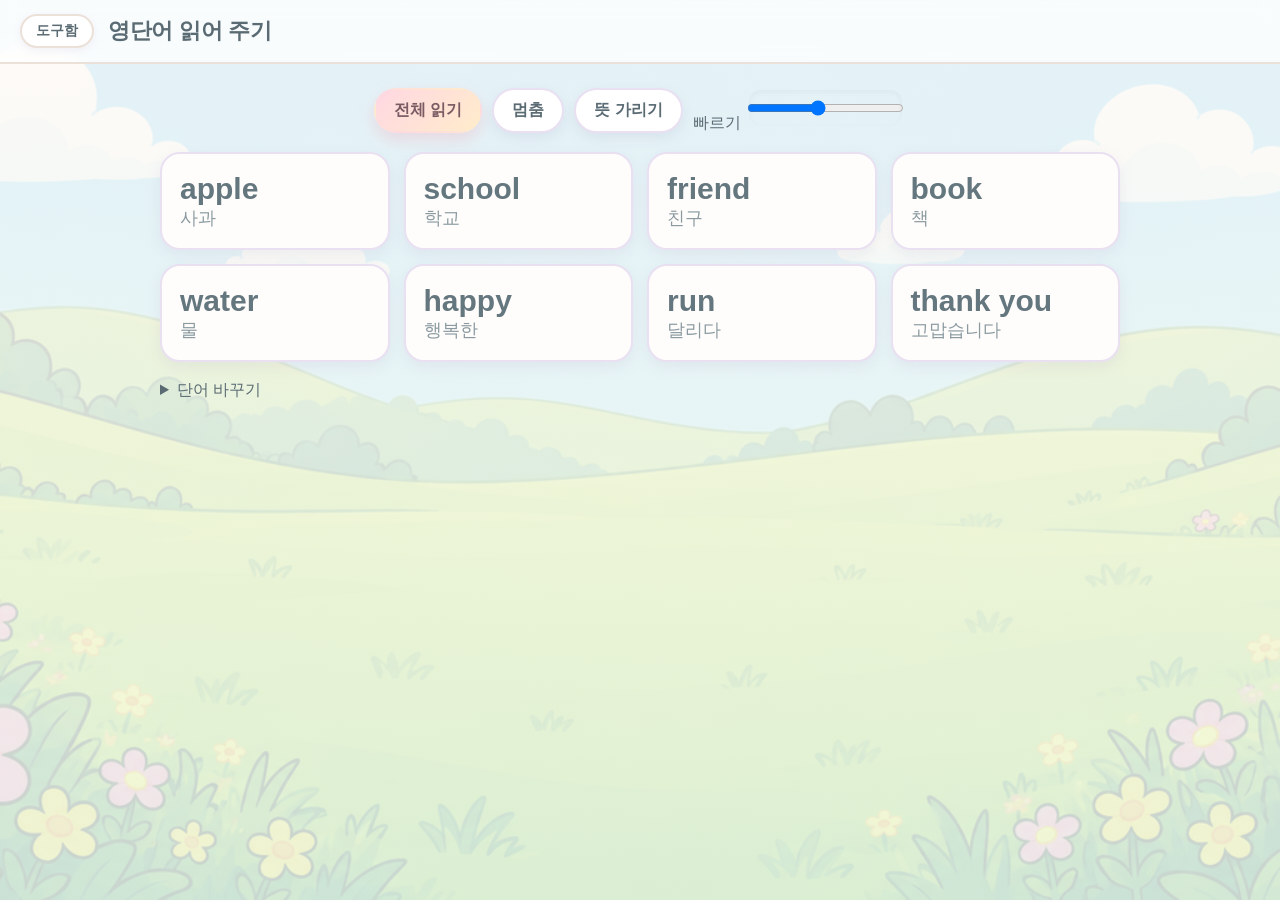
<file: words.html>
<!doctype html>
<html lang="ko">
<head>
<meta charset="utf-8">
<meta name="viewport" content="width=device-width,initial-scale=1">
<title>영단어 읽어 주기</title>
<style>
*{box-sizing:border-box}body{margin:0;font-family:"Malgun Gothic","Apple SD Gothic Neo",sans-serif;background:#f6f3ea;color:#23302b}header{display:flex;align-items:center;gap:14px;padding:14px 20px;background:#23302b;color:#fff}header a{color:#fff;text-decoration:none;font-size:15px;border:1px solid #fff8;border-radius:8px;padding:6px 10px}h1{font-size:22px;margin:0}main{max-width:1000px;margin:0 auto;padding:20px}button,input,select,textarea{font:inherit}button{border:0;border-radius:10px;padding:12px 18px;background:#fff;color:#23302b;box-shadow:inset 0 0 0 2px #23302b;cursor:pointer;font-weight:700}button.main{background:#e4572e;color:#fff;box-shadow:none}button:disabled{opacity:.4;cursor:default}input,textarea{border:2px solid #23302b;border-radius:10px;padding:10px;background:#fff}.row{display:flex;flex-wrap:wrap;gap:10px;align-items:center}
#cards{display:grid;grid-template-columns:repeat(auto-fill,minmax(210px,1fr));gap:12px;margin:18px 0}.w{background:#fff;text-align:left;padding:18px;display:block;width:100%}.w b{display:block;font-size:30px}.w span{font-size:18px;font-weight:400}.hide .w span{visibility:hidden}.w.now{background:#ffd166}textarea{width:100%;min-height:150px;margin-top:8px}#msg{color:#b3261e;font-weight:700}
</style>
<link rel="stylesheet" href="pastel.css">
</head>
<body>
<header><a href="index.html">도구함</a><h1>영단어 읽어 주기</h1></header>
<main>
<div class="row"><button class="main" id="all">전체 읽기</button><button id="stop">멈춤</button><button id="hide">뜻 가리기</button><label>빠르기 <input id="rate" type="range" min="0.5" max="1.2" step="0.1" value="0.8"></label></div>
<p id="msg" role="status"></p>
<div id="cards"></div>
<details><summary>단어 바꾸기</summary><p>한 줄에 하나씩, 영어 띄고 뜻을 적어요.</p><textarea id="list"></textarea><p><button id="save">적용하기</button></p></details>
</main>
<script>
const $ = i => document.getElementById(i), KEY = 'class-tools-words';
const SAMPLE = 'apple 사과\nschool 학교\nfriend 친구\nbook 책\nwater 물\nhappy 행복한\nrun 달리다\nthank you 고맙습니다';
let items = [], run = 0;
function load() { try { return localStorage.getItem(KEY) || SAMPLE; } catch (e) { return SAMPLE; } }
function parse(t) {
  return t.split('\n').map(l => l.trim()).filter(Boolean).map(l => {
    const m = l.match(/^([\x20-\x7e]+?)\s+([^\x20-\x7e].*)$/);
    return m ? { en: m[1], ko: m[2] } : { en: l, ko: '' };
  });
}
function render() {
  $('cards').innerHTML = '';
  items.forEach((it, i) => {
    const b = document.createElement('button'); b.className = 'w'; b.id = 'w' + i;
    const e = document.createElement('b'); e.textContent = it.en;
    const k = document.createElement('span'); k.textContent = it.ko;
    b.append(e, k);
    b.onclick = () => { run++; speechStop(); say(i); };
    $('cards').append(b);
  });
}
function speechStop() { if ('speechSynthesis' in window) speechSynthesis.cancel(); }
function clearNow() { document.querySelectorAll('.w').forEach(w => w.classList.remove('now')); }
function say(i, done) {
  if (!('speechSynthesis' in window)) { $('msg').textContent = '이 브라우저는 읽어 주기를 지원하지 않아요. Edge나 Chrome으로 열어 주세요.'; return; }
  const u = new SpeechSynthesisUtterance(items[i].en);
  u.lang = 'en-US'; u.rate = +$('rate').value;
  const v = speechSynthesis.getVoices().find(v => /^en/i.test(v.lang));
  if (v) u.voice = v;
  clearNow(); $('w' + i).classList.add('now');
  u.onend = () => { const w = $('w' + i); if (w) w.classList.remove('now'); if (done) done(); };
  speechSynthesis.speak(u);
}
$('all').onclick = () => {
  speechStop();
  const me = ++run; let i = 0;
  (function next() { if (me !== run || i >= items.length) return; say(i++, () => setTimeout(next, 700)); })();
};
$('stop').onclick = () => { run++; speechStop(); clearNow(); };
$('hide').onclick = e => { const h = $('cards').classList.toggle('hide'); e.target.textContent = h ? '뜻 보이기' : '뜻 가리기'; };
$('save').onclick = () => {
  run++; speechStop();
  try { localStorage.setItem(KEY, $('list').value); } catch (e) {}
  items = parse($('list').value); render();
};
$('list').value = load(); items = parse($('list').value); render();
</script>
</body>
</html>
</file>
<file: pastel.css>
:root {
  --ink: #5a6b73;
  --ink-soft: #8a9aa0;
  --cream: #fffaf5;
  --mint: #e6f7ef;
  --sky: #eaf3ff;
  --pink: #ffe6ee;
  --lemon: #fff5cf;
  --lav: #f0eaff;
  --line: #ece1d8;
  --line-soft: #e9e0f2;
  --shadow: 0 10px 24px rgba(168, 158, 190, .18);
}

* { box-sizing: border-box; }

body {
  margin: 0;
  font-family: "Malgun Gothic", "Apple SD Gothic Neo", sans-serif;
  color: var(--ink);
  background:
    linear-gradient(rgba(255, 250, 246, .86), rgba(236, 248, 243, .84)),
    url("assets/background.png") center / cover fixed no-repeat;
  min-height: 100vh;
}

header {
  display: flex;
  align-items: center;
  gap: 14px;
  padding: 14px 20px;
  background: rgba(255, 255, 255, .78);
  border-bottom: 2px solid var(--line);
  backdrop-filter: blur(8px);
  color: var(--ink);
}

header a {
  color: var(--ink);
  text-decoration: none;
  font-size: 14px;
  font-weight: 700;
  border: 2px solid var(--line);
  border-radius: 999px;
  padding: 6px 14px;
  background: #fff;
  box-shadow: 0 3px 8px rgba(168, 158, 190, .14);
}

header a:hover { background: var(--mint); }

h1 {
  font-size: 22px;
  margin: 0;
  font-weight: 800;
  letter-spacing: -.3px;
}

main {
  max-width: 1000px;
  margin: 0 auto;
  padding: 22px 20px 40px;
}

button, input, select, textarea { font: inherit; }

button {
  border: 2px solid var(--line-soft);
  border-radius: 999px;
  padding: 10px 18px;
  background: #fff;
  color: var(--ink);
  box-shadow: 0 5px 12px rgba(168, 158, 190, .18);
  cursor: pointer;
  font-weight: 700;
  transition: transform .15s ease, box-shadow .15s ease, background .15s ease;
}

button:hover:not(:disabled) {
  transform: translateY(-2px);
  background: #fffdfb;
  box-shadow: 0 8px 16px rgba(168, 158, 190, .24);
}

button.main {
  background: linear-gradient(135deg, #ffd7e2, #ffeccb);
  color: #7a5b63;
  border-color: transparent;
  box-shadow: 0 7px 16px rgba(240, 170, 185, .35);
}

button:disabled { opacity: .45; cursor: default; }

button.on {
  background: linear-gradient(135deg, #d9f2e6, #e6f0ff);
  color: #3f6b5a;
  border-color: #bce3d2;
}

input, textarea {
  border: 2px solid var(--line-soft);
  border-radius: 14px;
  padding: 10px 12px;
  background: #fffdfb;
  color: var(--ink);
  box-shadow: inset 0 2px 5px rgba(120, 110, 140, .07);
}

input:focus, textarea:focus, button:focus-visible {
  outline: 3px solid #ffd6e2;
  outline-offset: 2px;
}

.row { display: flex; flex-wrap: wrap; gap: 10px; align-items: center; }

p { line-height: 1.6; }

/* ── index ─────────────────────────────────────────── */
.badge {
  width: 82px;
  height: 82px;
  flex: 0 0 auto;
  display: grid;
  place-items: center;
  background: linear-gradient(145deg, #fff6e2, #ffeaf1);
  border: 2px solid #fff;
  border-radius: 26px;
  box-shadow: var(--shadow);
}
.badge img { width: 60px; height: auto; display: block; }

.site-head {
  display: flex;
  flex-wrap: wrap;
  align-items: center;
  gap: 16px;
  max-width: 1080px;
  margin: 24px auto 0;
  padding: 20px 24px;
  background: rgba(255, 255, 255, .82);
  border: 2px solid #fff;
  border-radius: 28px;
  box-shadow: var(--shadow);
  backdrop-filter: blur(8px);
}
.site-head h1 {
  font-size: clamp(26px, 5vw, 40px);
  color: #64767e;
  letter-spacing: -1px;
}
.site-head p {
  margin: 4px 0 0;
  color: #8a9aa0;
  font-weight: 700;
}

.grid {
  display: grid;
  grid-template-columns: repeat(auto-fit, minmax(230px, 1fr));
  gap: 18px;
}

.card {
  position: relative;
  display: flex;
  flex-direction: column;
  align-items: center;
  gap: 9px;
  padding: 24px 18px 21px;
  text-align: center;
  text-decoration: none;
  color: inherit;
  background: rgba(255, 253, 249, .94);
  border: 2px solid #fff;
  border-radius: 26px;
  box-shadow: var(--shadow);
  transition: transform .18s ease, box-shadow .18s ease, background .18s ease;
}
.card:nth-child(1) { background: linear-gradient(160deg, #fff9ec, #fffdf8); }
.card:nth-child(2) { background: linear-gradient(160deg, #eefbf4, #fbfffd); }
.card:nth-child(3) { background: linear-gradient(160deg, #fff0f5, #fffbfd); }
.card:nth-child(4) { background: linear-gradient(160deg, #f1ecff, #fbfaff); }
.card:nth-child(5) { background: linear-gradient(160deg, #eaf5ff, #fbfdff); }
.card:nth-child(6) { background: linear-gradient(160deg, #fff8e0, #fffdf6); }
.card:nth-child(7) { background: linear-gradient(160deg, #fdf2ff, #fff8fb); }

.card:hover, .card:focus-visible {
  transform: translateY(-6px) rotate(-.5deg);
  box-shadow: 0 18px 32px rgba(168, 158, 190, .26);
  outline: none;
}
.card:focus-visible { box-shadow: 0 0 0 4px #ffd6e2, var(--shadow); }

.card img.icon {
  width: 94px;
  height: 94px;
  object-fit: contain;
  filter: drop-shadow(0 5px 6px rgba(120, 110, 140, .18));
  transition: transform .18s ease;
}
.card:hover img.icon { transform: scale(1.07) rotate(3deg); }

.card b { font-size: 22px; line-height: 1.2; color: #64767e; }
.card span { font-size: 14px; line-height: 1.45; color: #8a9aa0; }

.card::after {
  content: "";
  position: absolute;
  inset: 7px;
  border: 2px dashed rgba(200, 180, 220, .35);
  border-radius: 19px;
  pointer-events: none;
}

.flying {
  position: fixed;
  right: 3vw;
  top: 12vh;
  width: 72px;
  opacity: .9;
  pointer-events: none;
  filter: drop-shadow(0 8px 8px rgba(120, 110, 140, .2));
  animation: bob 3.6s ease-in-out infinite;
  z-index: 0;
}
@keyframes bob {
  0%, 100% { transform: translate(0, 0) rotate(-6deg); }
  50% { transform: translate(-14px, 16px) rotate(6deg); }
}
.card, .site-head { position: relative; z-index: 1; }

/* ── timer ─────────────────────────────────────────── */
#time {
  font-size: min(28vw, 220px);
  font-weight: 800;
  text-align: center;
  font-variant-numeric: tabular-nums;
  line-height: 1.2;
  color: #64767e;
  text-shadow: 0 3px 0 #fff;
}
#time.end { color: #f08fa1; }

.bar {
  height: 18px;
  background: #fff;
  border-radius: 999px;
  box-shadow: inset 0 2px 6px rgba(140, 130, 160, .2);
  overflow: hidden;
  margin: 8px 0 22px;
}
.bar i {
  display: block;
  height: 100%;
  width: 100%;
  background: linear-gradient(90deg, #b9e6d4, #cfe9ff, #ffd7e2);
  transition: width .2s linear;
}
.row { justify-content: center; }
#min { width: 90px; }

/* ── board ─────────────────────────────────────────── */
html, body { height: 100%; }
body.board-page { display: flex; flex-direction: column; height: 100vh; }
.tools {
  padding: 12px 16px;
  background: rgba(255, 255, 255, .82);
  border-bottom: 2px solid var(--line);
  backdrop-filter: blur(8px);
}
button.on { background: linear-gradient(135deg, #d9f2e6, #eef6ff); color: #3f6b5a; }
.c {
  width: 42px;
  height: 42px;
  padding: 0;
  border-radius: 50%;
  border: 2px solid #fff;
  box-shadow: 0 4px 10px rgba(120, 110, 140, .22);
}
.c.on {
  outline: 4px solid #ffc4d4;
  outline-offset: 2px;
}
canvas {
  flex: 1;
  min-height: 0;
  width: 100%;
  touch-action: none;
  display: block;
  cursor: crosshair;
  box-shadow: inset 0 0 0 8px rgba(255, 255, 255, .3);
}

/* ── words ─────────────────────────────────────────── */
#cards {
  display: grid;
  grid-template-columns: repeat(auto-fill, minmax(210px, 1fr));
  gap: 14px;
  margin: 18px 0;
}
.w {
  background: #fffdfb;
  border: 2px solid var(--line-soft);
  text-align: left;
  padding: 18px;
  display: block;
  width: 100%;
  border-radius: 20px;
  box-shadow: 0 5px 14px rgba(168, 158, 190, .14);
}
.w b { display: block; font-size: 30px; color: #64767e; }
.w span { font-size: 18px; font-weight: 400; color: #8a9aa0; }
.hide .w span { visibility: hidden; }
.w.now {
  background: linear-gradient(135deg, #ffe7ef, #fff7d9);
  border-color: #ffc9d8;
  box-shadow: 0 8px 18px rgba(240, 170, 190, .3);
}
textarea { width: 100%; min-height: 150px; margin-top: 8px; border-radius: 18px; }
#msg { color: #e07a8a; font-weight: 700; }

/* ── picker ────────────────────────────────────────── */
#n {
  font-size: min(36vw, 260px);
  font-weight: 800;
  text-align: center;
  line-height: 1.15;
  color: #e899a8;
  text-shadow: 0 4px 0 #fff, 0 8px 20px rgba(240, 160, 185, .3);
  font-variant-numeric: tabular-nums;
}
.row { justify-content: center; }
#count { width: 90px; }
#used { text-align: center; font-size: 20px; min-height: 30px; color: #7c8b92; }
#left { text-align: center; color: #8a9aa0; }

/* ── score ─────────────────────────────────────────── */
#teams {
  display: grid;
  grid-template-columns: repeat(auto-fit, minmax(190px, 1fr));
  gap: 16px;
  margin-top: 18px;
}
.t {
  background: #fffdfb;
  border-radius: 22px;
  padding: 18px;
  text-align: center;
  border: 2px solid #fff;
  box-shadow: var(--shadow);
}
.t h2 { margin: 0; font-size: 24px; color: #64767e; }
.t output {
  display: block;
  font-size: 80px;
  font-weight: 800;
  font-variant-numeric: tabular-nums;
  color: #7a6a8a;
}
.t.top {
  background: linear-gradient(160deg, #fff6cf, #fff0dd);
  box-shadow: 0 12px 26px rgba(230, 195, 130, .3);
}
.t .row { justify-content: center; }
#c { width: 80px; }

/* ── flashcard ─────────────────────────────────────── */
.fc-wrap { max-width: 720px; margin: 0 auto; text-align: center; }
.fc-bar { justify-content: center; margin-bottom: 18px; }
.fc-progress {
  display: inline-block;
  padding: 6px 16px;
  border-radius: 999px;
  background: rgba(255, 255, 255, .8);
  color: #8a9aa0;
  font-weight: 700;
  font-size: 14px;
  box-shadow: 0 3px 8px rgba(168, 158, 190, .14);
  margin-bottom: 8px;
}
.flash {
  width: 100%;
  height: clamp(300px, 48vh, 420px);
  perspective: 1400px;
  cursor: pointer;
  margin: 12px auto 20px;
}
.flash .inner {
  position: relative;
  width: 100%;
  height: 100%;
  transform-style: preserve-3d;
  transition: transform .55s cubic-bezier(.2, .75, .3, 1);
}
.flash.flipped .inner { transform: rotateY(180deg); }
.face {
  position: absolute;
  inset: 0;
  backface-visibility: hidden;
  -webkit-backface-visibility: hidden;
  border-radius: 30px;
  display: flex;
  flex-direction: column;
  justify-content: center;
  align-items: center;
  padding: 28px;
  box-shadow: 0 18px 38px rgba(168, 158, 190, .24), inset 0 0 0 3px #fff;
  overflow: hidden;
}
.face::before {
  content: "";
  position: absolute;
  inset: 12px;
  border: 2px dashed rgba(200, 180, 220, .35);
  border-radius: 22px;
  pointer-events: none;
}
.front { background: linear-gradient(145deg, #fff8fb, #eef9ff); }
.back { background: linear-gradient(145deg, #f2fff8, #fff8e9); transform: rotateY(180deg); }
.tag {
  font-size: 12px;
  letter-spacing: .18em;
  color: #a3b1b6;
  font-weight: 800;
  margin-bottom: 14px;
}
.word {
  font-size: clamp(38px, 8vw, 76px);
  font-weight: 800;
  color: #5f727a;
  text-align: center;
  word-break: break-word;
  line-height: 1.15;
}
.back .word { color: #5f7a6a; font-size: clamp(30px, 6vw, 58px); }
.hint { font-size: 14px; color: #a3b1b6; margin-top: 18px; font-weight: 700; }
.fc-actions { justify-content: center; }

/* ── praise cards ───────────────────────────────────── */
.praise-toolbar {
  justify-content: space-between;
  gap: 12px;
  margin-bottom: 8px;
}
.praise-toolbar .hint { margin: 0; color: #8a9aa0; font-size: 14px; }
.praise-toolbar button { margin-left: auto; }

.praise-grid {
  display: grid;
  grid-template-columns: repeat(auto-fill, minmax(170px, 1fr));
  gap: 14px;
  margin-top: 16px;
}
.pcard {
  display: flex;
  flex-direction: column;
  align-items: center;
  gap: 8px;
  padding: 14px 12px 13px;
  text-align: center;
  background: rgba(255, 253, 250, .94);
  border: 2px solid #fff;
  border-radius: 24px;
  box-shadow: var(--shadow);
}
.phead {
  width: 100%;
  display: flex;
  align-items: center;
  justify-content: space-between;
  gap: 6px;
}
.pnum { font-weight: 800; color: #64767e; font-size: 17px; }
.plevel {
  font-size: 11px;
  font-weight: 800;
  color: #9a86b4;
  background: #f4eeff;
  border-radius: 999px;
  padding: 3px 8px;
  white-space: nowrap;
}
.pavatar {
  position: relative;
  width: 96px;
  height: 96px;
  display: grid;
  place-items: center;
  padding: 0;
  border: 2px solid #fff;
  border-radius: 50%;
  background: linear-gradient(145deg, #fff7fb, #eef9ff);
  box-shadow: 0 6px 14px rgba(168, 158, 190, .22);
  cursor: pointer;
  transition: transform .18s ease, box-shadow .18s ease;
}
.pavatar:hover { transform: translateY(-2px) scale(1.03); }
.pavatar .char {
  position: relative;
  z-index: 2;
  width: 66px;
  height: 66px;
  object-fit: contain;
  transition: transform .25s ease, filter .25s ease;
}
.pavatar .badge {
  position: absolute;
  z-index: 3;
  display: none;
  pointer-events: none;
  filter: drop-shadow(0 2px 2px rgba(120, 110, 140, .25));
}
.b-star { top: 4px; right: 6px; width: 22px; height: 22px; }
.b-rainbow { bottom: 0; left: 50%; transform: translateX(-50%); width: 54px; height: 54px; z-index: 1; opacity: .8; }
.b-crown { top: -14px; left: 50%; transform: translateX(-50%); width: 32px; height: 32px; }
.b-sparkles { top: -2px; left: -2px; width: 24px; height: 24px; }
.pavatar[data-level="2"] .b-star,
.pavatar[data-level="3"] .b-star,
.pavatar[data-level="4"] .b-star,
.pavatar[data-level="5"] .b-star { display: block; }
.pavatar[data-level="3"] .b-rainbow,
.pavatar[data-level="4"] .b-rainbow,
.pavatar[data-level="5"] .b-rainbow { display: block; }
.pavatar[data-level="4"] .b-crown,
.pavatar[data-level="5"] .b-crown { display: block; }
.pavatar[data-level="5"] .b-sparkles { display: block; }
.pavatar[data-level="3"] {
  background: linear-gradient(145deg, #fff0c9, #e8f6ff, #ffe6f0);
  box-shadow: 0 0 0 4px #ffe9b8, 0 8px 18px rgba(168, 158, 190, .26);
}
.pavatar[data-level="4"] {
  background: linear-gradient(145deg, #fff4c9, #ffe6a8);
  box-shadow: 0 0 0 4px #ffe08a, 0 0 0 8px #fff5cf, 0 10px 20px rgba(220, 180, 100, .3);
}
.pavatar[data-level="5"] {
  background: linear-gradient(145deg, #ffe6f0, #e6f7ef, #eaf3ff);
  box-shadow: 0 0 0 4px #ffd6e2, 0 0 0 8px #d9f2e6, 0 12px 24px rgba(168, 158, 190, .34);
  animation: glow 2.8s ease-in-out infinite;
}
.pavatar[data-level="5"] .char { transform: scale(1.07); }
@keyframes glow {
  0%, 100% { box-shadow: 0 0 0 4px #ffd6e2, 0 0 0 8px #d9f2e6, 0 12px 24px rgba(168, 158, 190, .34); }
  50% { box-shadow: 0 0 0 5px #ffe8a8, 0 0 0 10px #e6f0ff, 0 14px 28px rgba(168, 158, 190, .42); }
}

.ppoints { display: flex; align-items: baseline; gap: 3px; }
.ppoints output {
  font-size: 30px;
  font-weight: 800;
  color: #7a6a8a;
  font-variant-numeric: tabular-nums;
}
.ppoints span { font-size: 13px; font-weight: 700; color: #a3b1b6; }
.pbar {
  width: 100%;
  height: 8px;
  border-radius: 999px;
  background: #f1ecf7;
  overflow: hidden;
}
.pbar i {
  display: block;
  height: 100%;
  border-radius: 999px;
  background: linear-gradient(90deg, #b9e6d4, #cfe9ff, #ffd7e2);
  transition: width .3s ease;
}
.pbtns { display: flex; gap: 6px; justify-content: center; width: 100%; }
.pbtns button { flex: 1; padding: 6px 8px; font-size: 14px; min-width: 0; }

.credit { text-align: center; color: #a3b1b6; font-size: 12px; margin: 26px 0 0; }

/* ── modals ─────────────────────────────────────────── */
.modal {
  position: fixed;
  inset: 0;
  z-index: 50;
  display: grid;
  place-items: center;
  padding: 18px;
  background: rgba(70, 80, 86, .35);
  backdrop-filter: blur(5px);
}
.modal[hidden] { display: none; }
.modal-box {
  width: min(560px, 100%);
  max-height: 90vh;
  overflow: auto;
  padding: 24px;
  background: #fffdfb;
  border: 2px solid #fff;
  border-radius: 28px;
  box-shadow: 0 24px 60px rgba(70, 60, 90, .28);
}
.modal-box h2 { margin: 0 0 14px; color: #64767e; font-size: 22px; }
.modal-hint { color: #a3b1b6; font-size: 13px; margin: 10px 0 0; text-align: center; }
.modal-actions { justify-content: flex-end; margin-top: 14px; }
.pin-error { min-height: 20px; margin: 0 0 6px; text-align: center; font-weight: 700; color: #e07a8a; }

.field {
  display: flex;
  flex-direction: column;
  gap: 6px;
  margin-bottom: 12px;
  font-size: 14px;
  font-weight: 700;
  color: #7c8b92;
}
.field input { width: 100%; }
.edit-card {
  padding: 12px;
  margin-bottom: 10px;
  background: #fbf7ff;
  border: 2px solid #f0e8fa;
  border-radius: 18px;
}
.edit-card b { display: block; margin-bottom: 8px; color: #8a7aa0; font-size: 14px; }

.char-grid {
  display: grid;
  grid-template-columns: repeat(auto-fill, minmax(92px, 1fr));
  gap: 10px;
  margin: 14px 0;
}
.char-choice {
  display: flex;
  flex-direction: column;
  align-items: center;
  gap: 4px;
  padding: 10px 8px;
  background: #fffdfb;
  border: 2px solid #ece1d8;
  border-radius: 18px;
  box-shadow: 0 4px 10px rgba(168, 158, 190, .12);
}
.char-choice img { width: 48px; height: 48px; }
.char-choice span { font-size: 12px; color: #7c8b92; font-weight: 700; }
.char-choice.on {
  border-color: #ffc4d4;
  background: linear-gradient(145deg, #fff0f5, #fff8e9);
  box-shadow: 0 0 0 3px #ffe1e9;
}

.head-actions {
  display: flex;
  flex-wrap: wrap;
  gap: 8px;
  margin-left: auto;
}

.backup-info {
  margin: 0 0 10px;
  color: #7c8b92;
  font-size: 14px;
  line-height: 1.6;
}
.backup-status {
  min-height: 20px;
  margin: 10px 0 0;
  text-align: center;
  font-weight: 700;
  color: #6f9b85;
}

@media (prefers-reduced-motion: reduce) {
  .flying { animation: none; }
  .pavatar[data-level="5"] { animation: none; }
  .card, .card img.icon, .flash .inner, button { transition: none; }
}
@media (max-width: 520px) {
  .badge { width: 64px; height: 64px; border-radius: 20px; }
  .badge img { width: 46px; }
  .card img.icon { width: 76px; height: 76px; }
  .site-head { padding: 16px; margin-top: 16px; }
}
</file>
